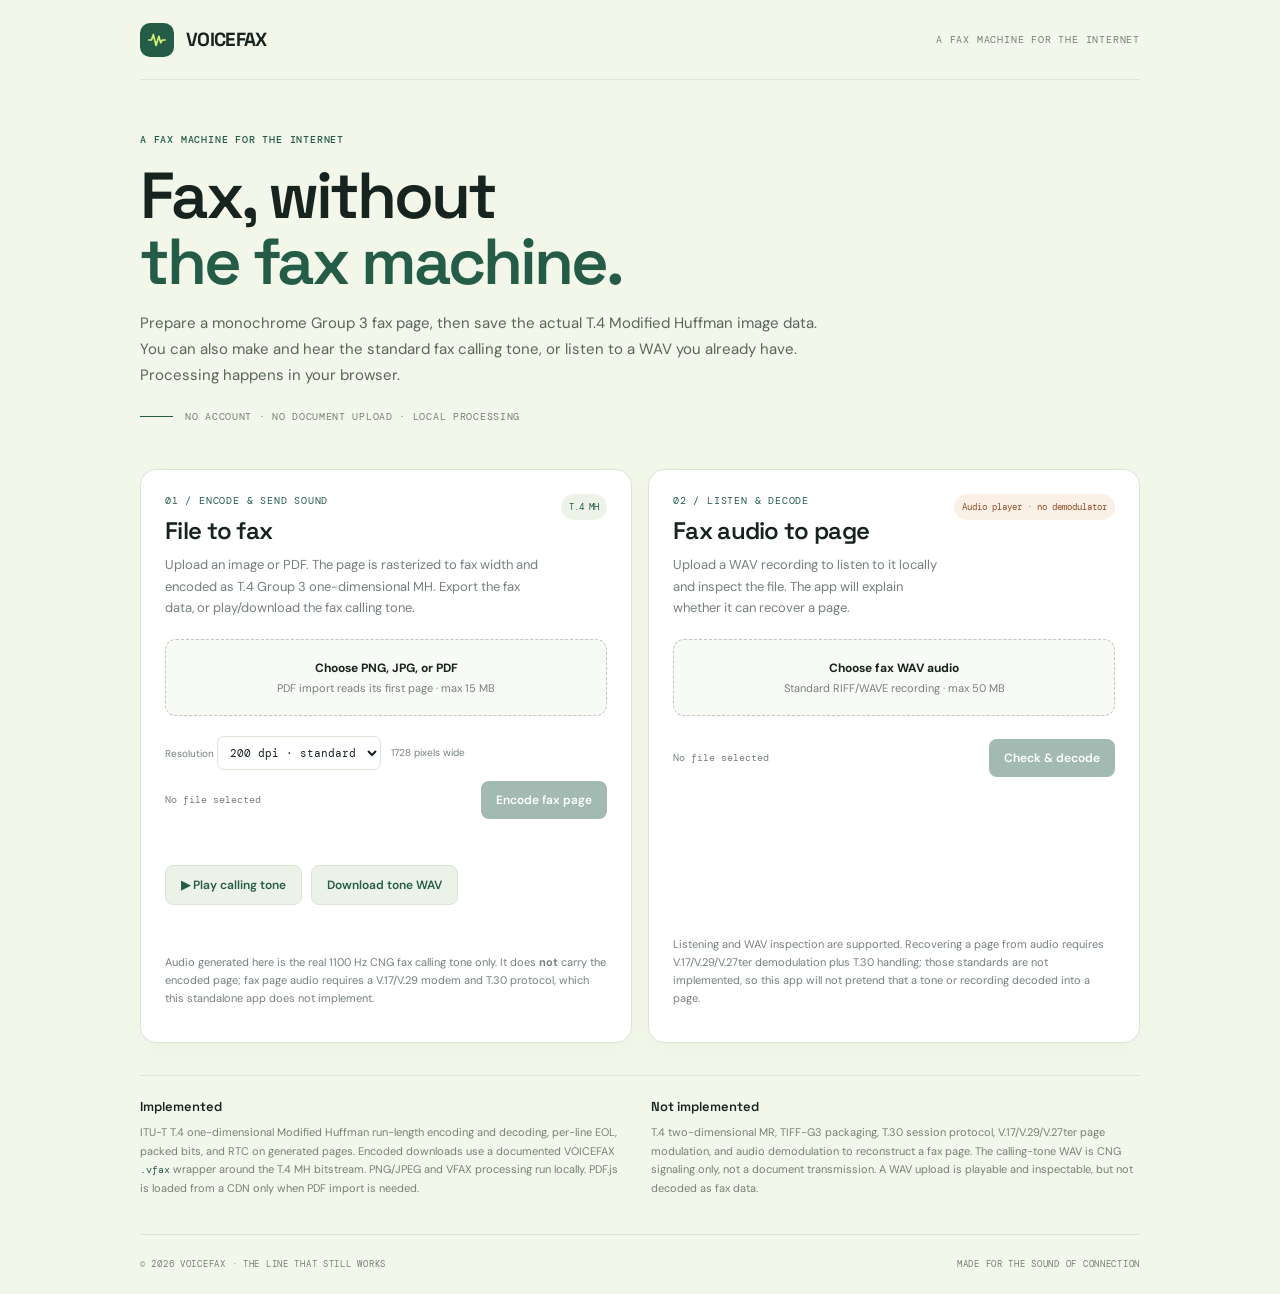
<file: index.html>
<!doctype html>
<html lang="en">
<head>
<meta charset="utf-8"><meta name="viewport" content="width=device-width,initial-scale=1,viewport-fit=cover"><meta name="theme-color" content="#f2f7e9"><meta name="description" content="VOICEFAX — Fax, without the fax machine."><title>VOICEFAX — Fax, without the fax machine.</title>
<style>
@import url('https://fonts.googleapis.com/css2?family=DM+Mono:wght@400;500&family=DM+Sans:wght@400;500;600;700&family=Space+Grotesk:wght@400;500;600;700&display=swap');
:root{color-scheme:light;--bg:#f2f7e9;--panel:#fff;--line:#dce5d5;--ink:#17231e;--muted:#758078;--green:#245c47;--lime:#d8f278;--orange:#b94f32;--mono:'DM Mono',monospace;--sans:'DM Sans',sans-serif;--display:'Space Grotesk',sans-serif}*{box-sizing:border-box}body{margin:0;background:var(--bg);color:var(--ink);font-family:var(--sans);-webkit-font-smoothing:antialiased}.shell{width:min(1000px,calc(100% - 48px));margin:auto}.topbar{height:80px;display:flex;align-items:center;justify-content:space-between;border-bottom:1px solid var(--line)}.brand{display:flex;align-items:center;gap:12px;color:var(--ink);text-decoration:none;font:700 19px var(--display);letter-spacing:-.7px}.mark{width:34px;height:34px;background:var(--green);border-radius:10px;display:grid;place-items:center;color:var(--lime)}.mark svg{width:22px}.top-note,.eyebrow,.label,.footer,.number,.tag{font-family:var(--mono);text-transform:uppercase;letter-spacing:.08em}.top-note{font-size:10px;color:var(--muted)}.hero{padding:53px 0 32px}.eyebrow{font-size:10px;color:var(--green);font-weight:500}.hero h1{font:600 clamp(38px,6vw,65px)/1.02 var(--display);letter-spacing:-3px;margin:17px 0 14px}.hero h1 span{color:var(--green)}.intro{max-width:680px;font-size:15px;line-height:1.75;color:#59655d;margin:0}.hero-line{display:flex;align-items:center;gap:12px;margin-top:22px;color:var(--muted);font:10px var(--mono);text-transform:uppercase;letter-spacing:.07em}.hero-line:before{content:'';height:1px;width:33px;background:var(--green)}.grid{display:grid;grid-template-columns:repeat(2,minmax(0,1fr));gap:16px;margin:14px 0 32px}.card{background:var(--panel);border:1px solid var(--line);border-radius:16px;padding:24px;min-height:440px;display:flex;flex-direction:column;box-shadow:0 6px 20px #19352306}.card-head{display:flex;justify-content:space-between;align-items:flex-start;gap:12px}.number{font-size:10px;color:var(--green)}h2{font:600 24px var(--display);letter-spacing:-.7px;margin:8px 0}.desc{font-size:13px;line-height:1.65;color:var(--muted);margin:0}.pill{font:9px var(--mono);padding:7px 8px;border-radius:20px;background:#eef3e9;color:var(--green);white-space:nowrap}.pill.partial{background:#fbf0e5;color:#8f4b24}.drop{display:block;border:1px dashed #bdcabb;background:#f8faf5;border-radius:11px;padding:20px 14px;margin:20px 0 12px;text-align:center;cursor:pointer;transition:.18s}.drop:hover,.drop.drag{border-color:var(--green);background:#f1f7e8}.drop strong{display:block;font-size:12px}.drop small{display:block;color:var(--muted);font-size:11px;margin-top:5px}.drop input{position:absolute;width:1px;height:1px;opacity:0;pointer-events:none}.controls{display:flex;gap:9px;align-items:center;flex-wrap:wrap;margin-top:11px}.btn{border:0;border-radius:8px;background:var(--green);color:white;padding:11px 15px;font:600 12px var(--sans);cursor:pointer;transition:.15s}.btn:hover{background:#174633}.btn:disabled{opacity:.42;cursor:not-allowed}.btn.secondary{background:#edf2e8;color:var(--green);border:1px solid var(--line)}.btn.secondary:hover{background:#e2ebdb}.file-name{font:10px var(--mono);color:var(--muted);overflow-wrap:anywhere;flex:1;min-width:80px}.options{display:flex;gap:10px;align-items:center;margin-top:8px;color:var(--muted);font-size:10px;flex-wrap:wrap}.options select,.options input{border:1px solid var(--line);background:white;border-radius:7px;padding:8px;font:11px var(--mono);color:var(--ink)}.status{font:10px/1.6 var(--mono);color:var(--muted);min-height:18px;margin-top:10px}.status.error{color:var(--orange)}.progress{height:4px;background:#edf1e9;border-radius:6px;overflow:hidden;margin-top:12px;display:none}.progress.show{display:block}.progress i{height:100%;width:0;display:block;background:var(--green);transition:width .2s}.info{margin-top:auto;padding-top:20px;color:var(--muted);font-size:11px;line-height:1.65}.audio-player{width:100%;margin-top:13px;height:40px}.preview{display:none;margin-top:12px;border:1px solid var(--line);border-radius:9px;background:#f7f8f4;padding:8px}.preview.show{display:block}.preview img{display:block;max-width:100%;max-height:250px;image-rendering:pixelated;margin:auto}.spec{border-top:1px solid var(--line);padding:22px 0 36px;display:grid;grid-template-columns:1fr 1fr;gap:22px}.spec h3{font:600 13px var(--display);margin:0 0 8px}.spec p{font-size:11px;line-height:1.7;color:var(--muted);margin:0}.spec code{font:10px var(--mono);color:var(--green)}.footer{height:60px;border-top:1px solid var(--line);display:flex;justify-content:space-between;align-items:center;font-size:9px;color:var(--muted)}.toast{position:fixed;bottom:20px;left:50%;transform:translate(-50%,20px);opacity:0;background:#17231e;color:white;border-radius:9px;padding:12px 16px;font-size:12px;transition:.2s;pointer-events:none;z-index:5;max-width:calc(100% - 28px)}.toast.show{transform:translate(-50%,0);opacity:1}.note{border-left:2px solid #d5dfcc;padding:9px 11px;margin-top:15px;color:var(--muted);font-size:10px;line-height:1.6}.hidden{display:none!important}
@media(max-width:720px){.shell{width:calc(100% - 34px)}.topbar{height:68px}.top-note{font-size:8px}.hero{padding:38px 0 25px}.hero h1{letter-spacing:-2px}.grid{grid-template-columns:1fr;gap:12px}.card{padding:21px;min-height:0}.info{margin-top:22px}.spec{grid-template-columns:1fr}.footer{font-size:8px;gap:12px}.footer span:last-child{text-align:right}}
</style>
</head>
<body>
<header class="shell topbar"><a class="brand" href="#" aria-label="VOICEFAX home"><span class="mark" aria-hidden="true"><svg viewBox="0 0 24 24" fill="none"><path d="M3 12h3l2-6 3 12 3-10 2 7 2-3h3" stroke="currentColor" stroke-width="1.8" stroke-linecap="round" stroke-linejoin="round"/></svg></span>VOICEFAX</a><span class="top-note">A fax machine for the internet</span></header>
<main class="shell">
<section class="hero"><div class="eyebrow">A fax machine for the internet</div><h1>Fax, without<br><span>the fax machine.</span></h1><p class="intro">Prepare a monochrome Group 3 fax page, then save the actual T.4 Modified Huffman image data. You can also make and hear the standard fax calling tone, or listen to a WAV you already have. Processing happens in your browser.</p><div class="hero-line">No account · No document upload · Local processing</div></section>
<section class="grid" aria-label="Fax tools">
<article class="card"><div class="card-head"><div><div class="number">01 / ENCODE & SEND SOUND</div><h2>File to fax</h2><p class="desc">Upload an image or PDF. The page is rasterized to fax width and encoded as T.4 Group 3 one-dimensional MH. Export the fax data, or play/download the fax calling tone.</p></div><span class="pill">T.4 MH</span></div>
<label class="drop" id="image-drop" for="image-file"><strong>Choose PNG, JPG, or PDF</strong><small>PDF import reads its first page · max 15 MB</small><input id="image-file" type="file" accept="image/png,image/jpeg,.pdf,application/pdf"></label>
<div class="options"><label>Resolution <select id="resolution"><option value="200">200 dpi · standard</option><option value="204">204 dpi · fine</option></select></label><span>1728 pixels wide</span></div>
<div class="controls"><span class="file-name" id="image-name">No file selected</span><button class="btn" id="encode-btn" disabled>Encode fax page</button></div><div class="progress" id="encode-progress"><i></i></div><div class="status" id="encode-status" aria-live="polite"></div>
<div class="preview" id="preview"><img id="page-preview" alt="Monochrome fax page preview"></div><div class="controls hidden" id="fax-download"><button class="btn secondary" id="download-fax">Download .vfax</button><button class="btn secondary" id="download-png">Download page PNG</button></div>
<div class="controls" style="margin-top:18px"><button class="btn secondary" id="play-tone">▶ Play calling tone</button><button class="btn secondary" id="download-tone">Download tone WAV</button></div><div class="status" id="tone-status" aria-live="polite"></div><p class="info">Audio generated here is the real 1100 Hz CNG fax calling tone only. It does <strong>not</strong> carry the encoded page; fax page audio requires a V.17/V.29 modem and T.30 protocol, which this standalone app does not implement.</p>
</article>
<article class="card"><div class="card-head"><div><div class="number">02 / LISTEN & DECODE</div><h2>Fax audio to page</h2><p class="desc">Upload a WAV recording to listen to it locally and inspect the file. The app will explain whether it can recover a page.</p></div><span class="pill partial">Audio player · no demodulator</span></div>
<label class="drop" id="audio-drop" for="audio-file"><strong>Choose fax WAV audio</strong><small>Standard RIFF/WAVE recording · max 50 MB</small><input id="audio-file" type="file" accept="audio/wav,audio/wave,.wav"></label><div class="controls"><span class="file-name" id="audio-name">No file selected</span><button class="btn" id="analyze-btn" disabled>Check & decode</button></div>
<audio class="audio-player hidden" id="audio-player" controls playsinline></audio><div class="progress" id="audio-progress"><i></i></div><div class="status" id="audio-status" aria-live="polite"></div><div class="preview hidden" id="audio-result"><div class="status" id="audio-details"></div></div><p class="info">Listening and WAV inspection are supported. Recovering a page from audio requires V.17/V.29/V.27ter demodulation plus T.30 handling; those standards are not implemented, so this app will not pretend that a tone or recording decoded into a page.</p></article>
</section>
<section class="spec"><div><h3>Implemented</h3><p>ITU-T T.4 one-dimensional Modified Huffman run-length encoding and decoding, per-line EOL, packed bits, and RTC on generated pages. Encoded downloads use a documented VOICEFAX <code>.vfax</code> wrapper around the T.4 MH bitstream. PNG/JPEG and VFAX processing run locally. PDF.js is loaded from a CDN only when PDF import is needed.</p></div><div><h3>Not implemented</h3><p>T.4 two-dimensional MR, TIFF-G3 packaging, T.30 session protocol, V.17/V.29/V.27ter page modulation, and audio demodulation to reconstruct a fax page. The calling-tone WAV is CNG signaling only, not a document transmission. A WAV upload is playable and inspectable, but not decoded as fax data.</p></div></section>
</main><footer class="shell footer"><span>© 2026 VOICEFAX · THE LINE THAT STILL WORKS</span><span>MADE FOR THE SOUND OF CONNECTION</span></footer><div class="toast" id="toast" role="status" aria-live="polite"></div>
<script>
(()=>{'use strict';
const $=id=>document.getElementById(id), EOL='000000000001', WIDTH=1728;
const wt='00110101 000111 0111 1000 1011 1100 1110 1111 10011 10100 00111 01000 001000 000011 110100 110101 101010 101011 0100111 0001100 0001000 0010111 0000011 0000100 0101000 0101011 0010011 0100100 0011000 00000010 00000011 00011010 00011011 00010010 00010011 00010100 00010101 00010110 00010111 00101000 00101001 00101010 00101011 00101100 00101101 00000100 00000101 00001010 00001011 01010010 01010011 01010100 01010101 00100100 00100101 01011000 01011001 01011010 01011011 01001010 01001011 00110010 00110011 00110100'.split(' ');
const bt='0000110111 010 11 10 011 0011 0010 00011 000101 000100 0000100 0000101 0000111 00000100 00000111 000011000 0000010111 0000011000 0000001000 00001100111 00001101000 00001101100 00000110111 00000101000 00000010111 00000011000 000011001010 000011001011 000011001100 000011001101 000001101000 000001101001 000001101010 000001101011 000011010010 000011010011 000011010100 000011010101 000011010110 000011010111 000001101100 000001101101 000011011010 000011011011 000001010100 000001010101 000001010110 000001010111 000001100100 000001100101 000001010010 000001010011 000000100100 000000110111 000000111000 000000100111 000000101000 000001011000 000001011001 000000101011 000000101100 000001011010 000001100110 000001100111'.split(' ');
const wm='11011 10010 010111 0110111 00110110 00110111 01100100 01100101 01101000 01100111 011001100 011001101 011010010 011010011 011010100 011010101 011010110 011010111 011011000 011011001 011011010 011011011 010011000 010011001 010011010 011000 010011011'.split(' ');
const bm='0000001111 000011001000 000011001001 000001011011 000000110011 000000110100 000000110101 0000001101100 0000001101101 0000001001010 0000001001011 0000001001100 0000001001101 0000001110010 0000001110011 0000001110100 0000001110101 0000001110110 0000001110111 0000001010010 0000001010011 0000001010100 0000001010101 0000001011010 0000001011011 0000001100100 0000001100101'.split(' ');
const cm='00000001000 00000001100 00000001101 000000010010 000000010011 000000010100 000000010101 000000010110 000000010111 000000011100 000000011101 000000011110 000000011111'.split(' ');
const enc={white:[],black:[]}, dec={white:new Map(),black:new Map()};
function install(c,t,m){if(t.length!==64||m.length!==27)throw Error('Internal MH table error.');for(let i=0;i<64;i++){enc[c][i]=t[i];dec[c].set(t[i],i)}for(let i=0;i<27;i++){enc[c][64+i*64]=m[i];dec[c].set(m[i],64+i*64)}for(let i=0;i<13;i++){let run=1792+i*64;enc[c][run]=cm[i];dec[c].set(cm[i],run)}}
install('white',wt,wm);install('black',bt,bm);
function runCode(n,c){let s='';while(n>=2560){s+=enc[c][2560];n-=2560}if(n>=64){let m=Math.floor(n/64)*64;s+=enc[c][m];n-=m}return s+enc[c][n]}
function pack(s){let out=new Uint8Array(Math.ceil(s.length/8));for(let i=0;i<s.length;i++)if(s.charCodeAt(i)===49)out[i>>3]|=1<<(7-(i&7));return out}
async function encodeMH(bits,w,h){let chunks=[];for(let y=0;y<h;y++){let line=EOL,x=0,black=false;while(x<w){let a=x;while(x<w&&bits[y*w+x]===(black?1:0))x++;line+=runCode(x-a,black?'black':'white');black=!black}chunks.push(line);if(y%32===31)await new Promise(r=>setTimeout(r,0))}return pack(chunks.join('')+EOL.repeat(6))}
function bitString(bytes){let s='';for(const b of bytes)s+=b.toString(2).padStart(8,'0');return s}
function decodeMH(bytes,w,h){const s=bitString(bytes),out=new Uint8Array(w*h);let p=0;for(let y=0;y<h;y++){let e=s.indexOf(EOL,p);if(e<0)throw Error(`Missing T.4 EOL at line ${y+1}; file may be truncated or not MH.`);p=e+12;let x=0,black=false,guard=0;while(x<w){let table=dec[black?'black':'white'],code='',run=-1;while(p<s.length&&code.length<14){code+=s[p++];if(table.has(code)){run=table.get(code);break}}if(run<0)throw Error(`Invalid MH run code on line ${y+1}.`);let total=run;while(run>=64){code='';run=-1;while(p<s.length&&code.length<14){code+=s[p++];if(table.has(code)){run=table.get(code);break}}if(run<0)throw Error('Invalid MH makeup code.');total+=run}if(x+total>w)throw Error(`Decoded line ${y+1} is wider than ${w} pixels.`);if(black&&total)out.fill(1,y*w+x,y*w+x+total);x+=total;black=!black;if(++guard>w+4)throw Error('Invalid MH run sequence.')}}return out}
function imageToBits(source){let w=WIDTH,h=Math.max(1,Math.round(source.height*WIDTH/source.width));if(h>9000){h=9000;w=Math.max(1,Math.round(source.width*h/source.height))}const c=document.createElement('canvas');c.width=w;c.height=h;const ctx=c.getContext('2d',{willReadFrequently:true});ctx.fillStyle='#fff';ctx.fillRect(0,0,w,h);ctx.drawImage(source,0,0,w,h);const d=ctx.getImageData(0,0,w,h).data,bits=new Uint8Array(w*h);for(let i=0,j=0;i<d.length;i+=4,j++)bits[j]=(d[i]*.299+d[i+1]*.587+d[i+2]*.114)<170?1:0;return{w,h,bits,canvas:c}}
function makeVfax(payload,w,h,dpi){const out=new Uint8Array(16+payload.length);out.set([86,70,65,88]);const v=new DataView(out.buffer);v.setUint16(4,1,true);v.setUint16(6,w,true);v.setUint32(8,h,true);v.setUint16(12,dpi,true);v.setUint16(14,0,true);out.set(payload,16);return out}
function download(blob,name){const u=URL.createObjectURL(blob),a=document.createElement('a');a.href=u;a.download=name;document.body.appendChild(a);a.click();a.remove();setTimeout(()=>URL.revokeObjectURL(u),60000)}
function prog(id,n){const p=$(id);p.classList.add('show');p.firstElementChild.style.width=n+'%'}function hideProg(id){setTimeout(()=>$(id).classList.remove('show'),700)}function say(id,t,bad=false){$(id).textContent=t;$(id).classList.toggle('error',bad)}
let imageFile=null,audioFile=null,encoded=null,encodedCanvas=null,audioUrl=null;
function attachDrop(input,box,onFiles){const el=$(box);input.addEventListener('change',()=>onFiles(input.files&&input.files[0]));el.addEventListener('dragover',e=>{e.preventDefault();el.classList.add('drag')});el.addEventListener('dragleave',()=>el.classList.remove('drag'));el.addEventListener('drop',e=>{e.preventDefault();el.classList.remove('drag');onFiles(e.dataTransfer.files&&e.dataTransfer.files[0])})}
attachDrop($('image-file'),'image-drop',f=>{imageFile=f||null;$('image-name').textContent=f?f.name:'No file selected';$('encode-btn').disabled=!f;say('encode-status','');$('fax-download').classList.add('hidden');$('preview').classList.remove('show')});
attachDrop($('audio-file'),'audio-drop',f=>{audioFile=f||null;$('audio-name').textContent=f?f.name:'No file selected';$('analyze-btn').disabled=!f;say('audio-status','');$('audio-result').classList.add('hidden');if(audioUrl)URL.revokeObjectURL(audioUrl);audioUrl=f?URL.createObjectURL(f):null;const player=$('audio-player');if(audioUrl){player.src=audioUrl;player.classList.remove('hidden')}else{player.removeAttribute('src');player.classList.add('hidden')}});
async function loadSource(file){if(file.type==='application/pdf'||file.name.toLowerCase().endsWith('.pdf')){if(!window.pdfjsLib){await loadPdfJs()}if(!window.pdfjsLib)throw Error('PDF reader could not load. Check your internet connection, then try again, or save the PDF page as PNG/JPG.');const pdf=await pdfjsLib.getDocument({data:new Uint8Array(await file.arrayBuffer())}).promise;const page=await pdf.getPage(1),vp=page.getViewport({scale:Math.min(2,2400/page.getViewport({scale:1}).width)}),cv=document.createElement('canvas');cv.width=Math.ceil(vp.width);cv.height=Math.ceil(vp.height);await page.render({canvasContext:cv.getContext('2d'),viewport:vp}).promise;return{source:cv,pages:pdf.numPages}}const url=URL.createObjectURL(file);try{return{source:await new Promise((resolve,reject)=>{const im=new Image();im.onload=()=>resolve(im);im.onerror=()=>reject(Error('Could not read the selected image. Please use a valid PNG or JPEG.'));im.src=url})}}finally{URL.revokeObjectURL(url)}}
function loadPdfJs(){return new Promise(resolve=>{if(window.pdfjsLib)return resolve();const script=document.createElement('script');script.src='https://cdnjs.cloudflare.com/ajax/libs/pdf.js/3.11.174/pdf.min.js';script.crossOrigin='anonymous';script.onload=()=>{if(window.pdfjsLib)pdfjsLib.GlobalWorkerOptions.workerSrc='https://cdnjs.cloudflare.com/ajax/libs/pdf.js/3.11.174/pdf.worker.min.js';resolve()};script.onerror=()=>resolve();document.head.appendChild(script)})}
$('encode-btn').addEventListener('click',async()=>{if(!imageFile)return;const b=$('encode-btn');b.disabled=true;$('fax-download').classList.add('hidden');say('encode-status','Reading document…');try{prog('encode-progress',12);const loaded=await loadSource(imageFile),r=imageToBits(loaded.source);encodedCanvas=r.canvas;say('encode-status',`Preparing ${r.w} × ${r.h} page${loaded.pages>1?' (PDF page 1 of '+loaded.pages+')':''}…`);prog('encode-progress',35);const payload=await encodeMH(r.bits,r.w,r.h);encoded=makeVfax(payload,r.w,r.h,+$('resolution').value);prog('encode-progress',90);$('page-preview').src=r.canvas.toDataURL('image/png');$('preview').classList.add('show');$('fax-download').classList.remove('hidden');say('encode-status',`Done · ${r.w} × ${r.h} pixels · ${payload.length.toLocaleString()} bytes of T.4 MH data.`);prog('encode-progress',100)}catch(e){console.error(e);say('encode-status',e.message||'Could not encode that file.',true)}finally{b.disabled=false;hideProg('encode-progress')}});
$('download-fax').addEventListener('click',()=>{if(encoded)download(new Blob([encoded],{type:'application/octet-stream'}),(imageFile?.name.replace(/\.[^.]+$/,'')||'fax')+'.vfax')});$('download-png').addEventListener('click',()=>encodedCanvas?.toBlob(b=>b&&download(b,'fax-page.png'),'image/png'));
function wavCng(seconds=7){const rate=8000,count=seconds*rate,buf=new ArrayBuffer(44+count*2),v=new DataView(buf);const text=(o,s)=>{for(let i=0;i<s.length;i++)v.setUint8(o+i,s.charCodeAt(i))};text(0,'RIFF');v.setUint32(4,36+count*2,true);text(8,'WAVE');text(12,'fmt ');v.setUint32(16,16,true);v.setUint16(20,1,true);v.setUint16(22,1,true);v.setUint32(24,rate,true);v.setUint32(28,rate*2,true);v.setUint16(32,2,true);v.setUint16(34,16,true);text(36,'data');v.setUint32(40,count*2,true);for(let i=0;i<count;i++){const t=i/rate,on=(t%3.5)<.5,s=on?Math.sin(2*Math.PI*1100*t)*.35:0;v.setInt16(44+i*2,Math.round(s*32767),true)}return new Blob([buf],{type:'audio/wav'})}
let toneCtx=null,toneOsc=null,toneGain=null;
$('play-tone').addEventListener('click',async()=>{try{if(toneCtx){toneOsc?.stop();await toneCtx.close();toneCtx=null;toneOsc=null;$('play-tone').textContent='▶ Play calling tone';say('tone-status','Calling tone stopped.');return}const AC=window.AudioContext||window.webkitAudioContext;if(!AC)throw Error('Web Audio is not available in this browser. Download the WAV instead.');toneCtx=new AC();await toneCtx.resume();toneOsc=toneCtx.createOscillator();toneGain=toneCtx.createGain();toneOsc.frequency.value=1100;toneOsc.connect(toneGain);toneGain.connect(toneCtx.destination);const start=toneCtx.currentTime;for(let t=0;t<14;t+=3.5){toneGain.gain.setValueAtTime(.32,start+t);toneGain.gain.setValueAtTime(.0001,start+t+.5)}toneOsc.start(start);toneOsc.stop(start+14);toneOsc.onended=()=>{toneCtx?.close();toneCtx=null;toneOsc=null;$('play-tone').textContent='▶ Play calling tone';say('tone-status','Calling tone finished.')};$('play-tone').textContent='■ Stop tone';say('tone-status','Playing standard 1100 Hz CNG calling tone · 0.5 s on / 3 s off.')}catch(e){say('tone-status',e.message,true)}});
$('download-tone').addEventListener('click',()=>{download(wavCng(14),'voicefax-cng-1100hz.wav');say('tone-status','Downloaded 14-second mono 8 kHz CNG calling-tone WAV. This audio does not carry page data.')});
$('analyze-btn').addEventListener('click',async()=>{if(!audioFile)return;const btn=$('analyze-btn');btn.disabled=true;try{prog('audio-progress',35);const ab=await audioFile.arrayBuffer();if(ab.byteLength<44)throw Error('This file is too small to be a WAV recording.');const dv=new DataView(ab),ascii=o=>String.fromCharCode(...new Uint8Array(ab,o,4));if(ascii(0)!=='RIFF'||ascii(8)!=='WAVE')throw Error('This is not a standard RIFF/WAVE file.');const format=dv.getUint16(20,true),channels=dv.getUint16(22,true),rate=dv.getUint32(24,true),bits=dv.getUint16(34,true);prog('audio-progress',100);$('audio-result').classList.remove('hidden');$('audio-details').textContent=`WAV container verified · ${rate.toLocaleString()} Hz · ${channels} channel(s) · ${bits}-bit · format code ${format}. Audio is ready in the player above. Fax modem demodulation and page recovery are unsupported, so no page was decoded.`;say('audio-status','WAV check complete. Use the player above to listen. The app cannot decode modem audio into a fax page.')}catch(e){console.error(e);say('audio-status',e.message||'Could not inspect this WAV.',true)}finally{btn.disabled=false;hideProg('audio-progress')}});
window.addEventListener('pagehide',()=>{if(audioUrl)URL.revokeObjectURL(audioUrl);if(toneCtx)toneCtx.close()});
})();
</script>
</body>
</html>
</file>
